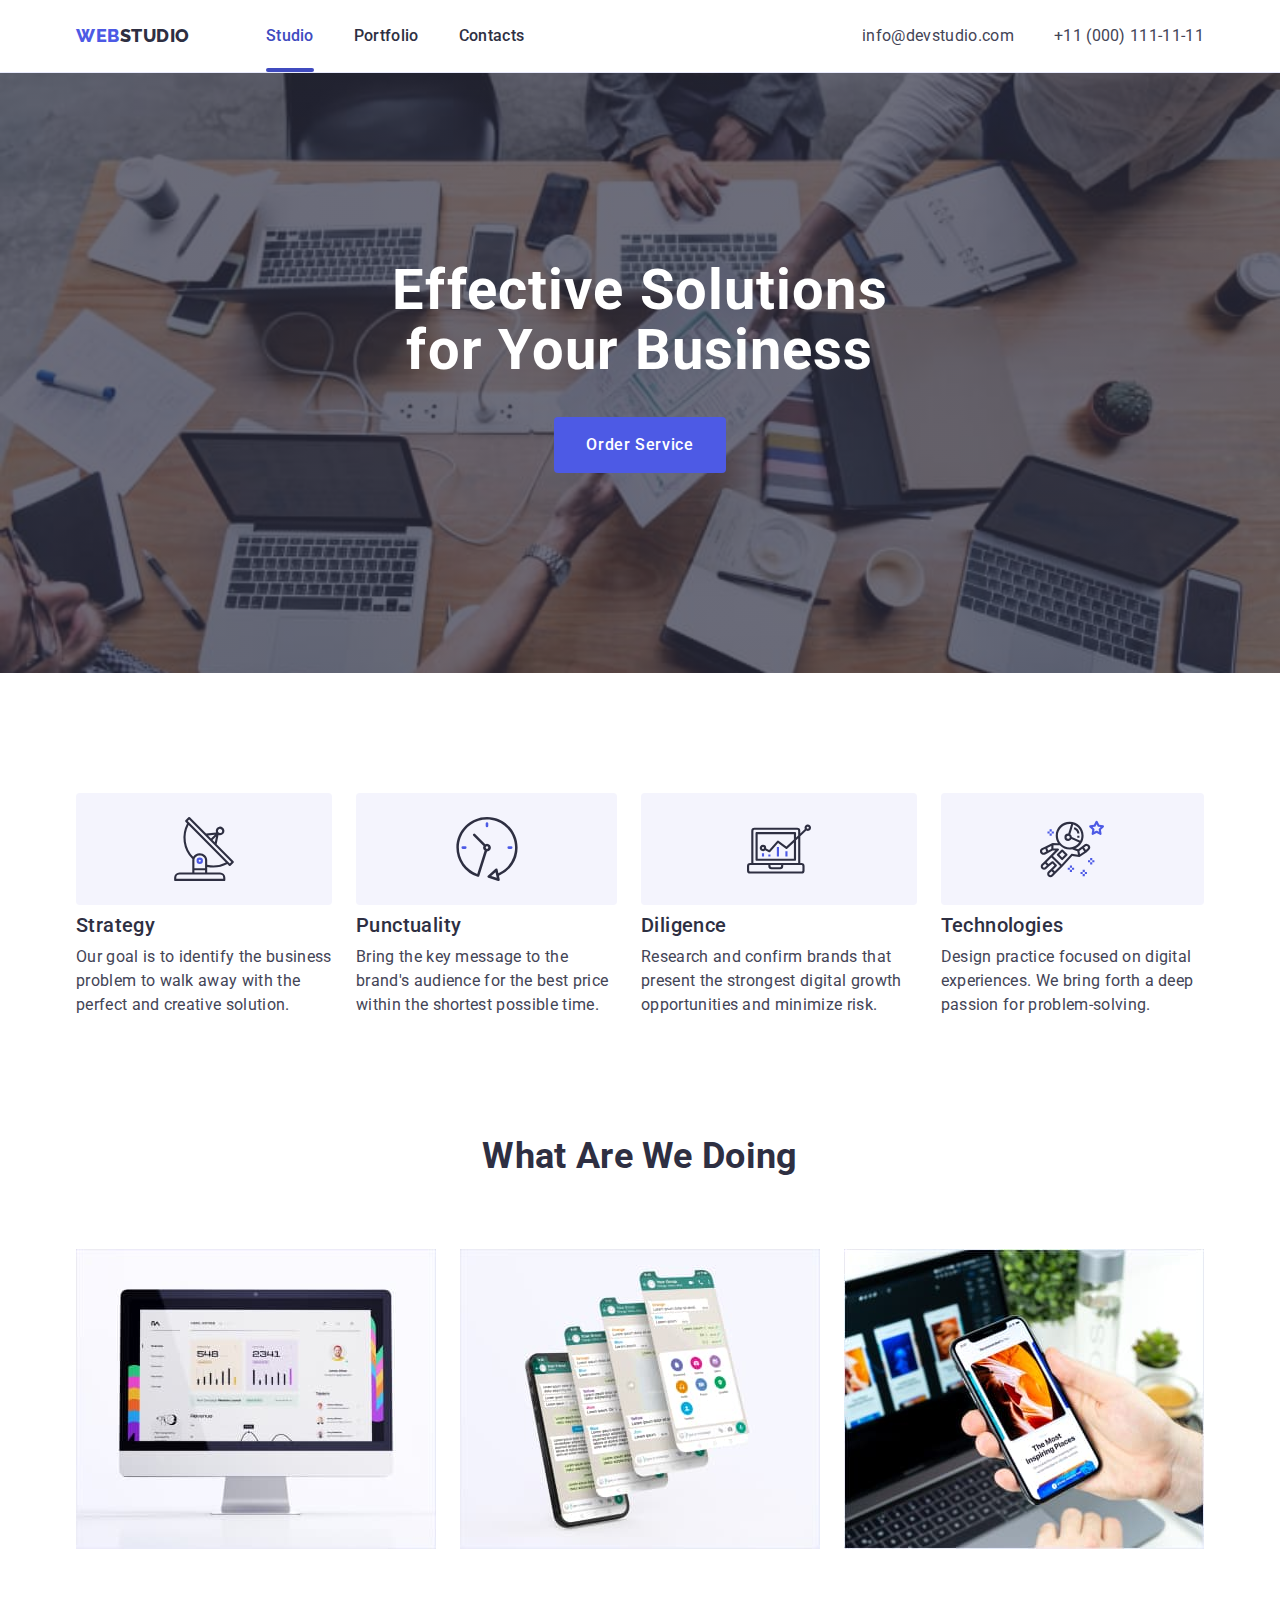
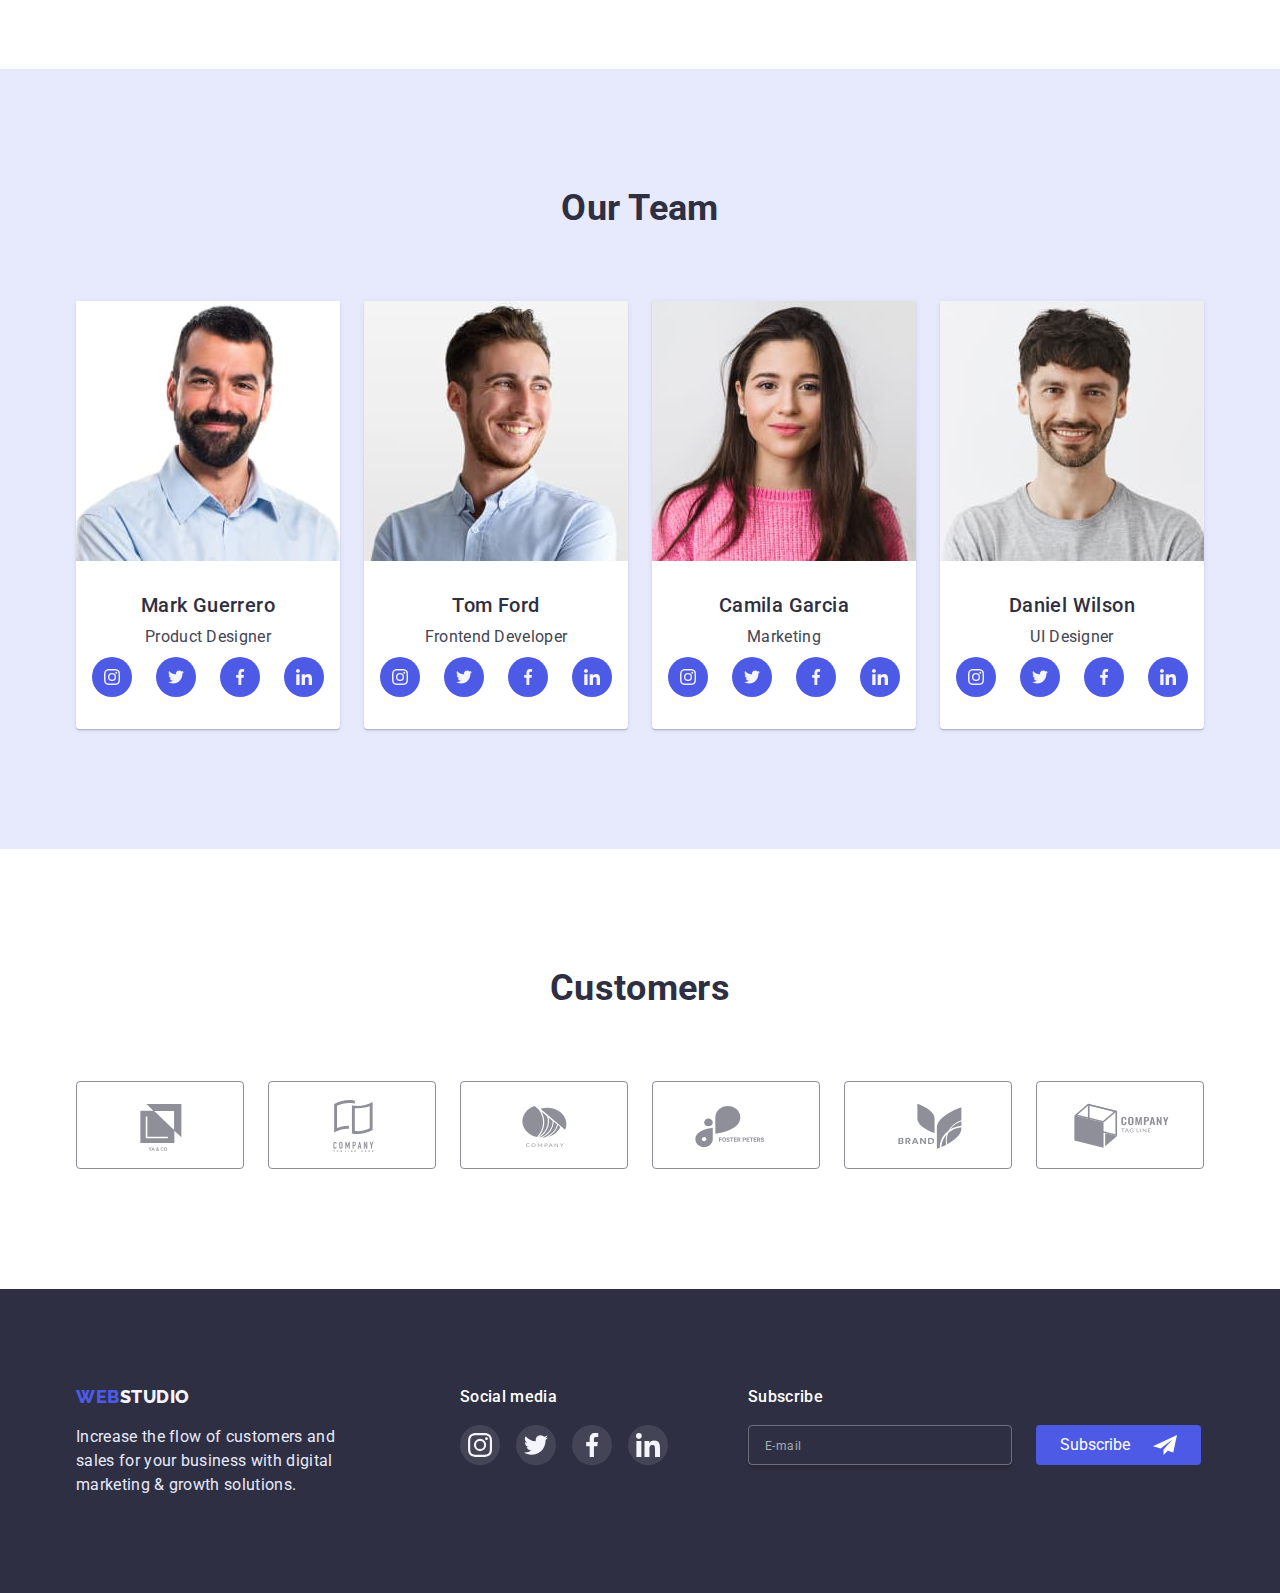
<file: index.html>
<!DOCTYPE html>
<html lang="en">
  <head>
    <meta charset="UTF-8" />
    <meta http-equiv="X-UA-Compatible" content="IE=edge" />
    <meta name="viewport" content="width=device-width, initial-scale=1.0" />
    <title>WebStudio</title>
    <link rel="preconnect" href="https://fonts.googleapis.com" />
    <link rel="preconnect" href="https://fonts.gstatic.com" crossorigin />
    <link
      href="https://fonts.googleapis.com/css2?family=Raleway:wght@800&family=Roboto:wght@400;500;700;900&display=swap"
      rel="stylesheet"
    />
    <link
      rel="stylesheet"
      href="https://cdnjs.cloudflare.com/ajax/libs/modern-normalize/1.1.0/modern-normalize.min.css"
    />
    <link rel="stylesheet" href="./css/styles.css" />
    <link rel="stylesheet" href="./css/mobile.css" />
    <link rel="stylesheet" href="./css/tablet.css" />
    <link rel="stylesheet" href="./css/desktop.css" />
  </head>
  <body>
    <header class="page-header">
      <div class="container head-list">
        <div class="mobile-header">
          <a href="./index.html" class="logo">
            <span class="logo-web">Web</span>Studio
          </a>
          <button type="button" class="btn-menu-burger js-open-menu">
            <svg
              class="btn-mobile"
              width="32"
              height="32"
              aria-label="Mobile menu switcher"
            >
              <use
                class="icon-burger"
                href="./images/icons.svg#menu-burger"
              ></use>
            </svg>
          </button>
        </div>
        <div class="changeble-menu">
          <nav class="head-nav">
            <ul class="site-nav list">
              <li class="chapter">
                <a href="./index.html" class="link current">Studio</a>
              </li>
              <li class="chapter">
                <a href="./portfolio.html" class="link">Portfolio</a>
              </li>
              <li class="chapter"><a href="" class="link">Contacts</a></li>
            </ul>
          </nav>
        </div>
        <div class="contact-address">
          <address class="head-address">
            <ul class="address-nav list">
              <li class="chapter">
                <a href="mailto:info@devstudio.com" class="ping"
                  >info@devstudio.com</a
                >
              </li>
              <li class="chapter telephone">
                <a href="tel:+110001111111" class="ping">+11 (000) 111-11-11</a>
              </li>
            </ul>
          </address>
        </div>
      </div>
    </header>

    <main>
      <section class="section hero">
        <div class="container">
          <h1 class="main-title">Effective Solutions for Your Business</h1>
          <button type="button" class="push" data-modal-open>
            Order Service
          </button>
        </div>
      </section>

      <section class="section odds">
        <div class="container">
          <h2 class="section-title visually-hidden">Our advantages</h2>
          <ul class="advantages list">
            <li class="chapter skill">
              <h3 class="section-item">Strategy</h3>
              <p class="item-description skills">
                Our goal is to identify the business problem to walk away with
                the perfect and creative solution.
              </p>
            </li>
            <li class="chapter skill">
              <h3 class="section-item">Punctuality</h3>
              <p class="item-description skills">
                Bring the key message to the brand's audience for the best price
                within the shortest possible time.
              </p>
            </li>
            <li class="chapter skill">
              <h3 class="section-item">Diligence</h3>
              <p class="item-description skills">
                Research and confirm brands that present the strongest digital
                growth opportunities and minimize risk.
              </p>
            </li>
            <li class="chapter skill">
              <h3 class="section-item">Technologies</h3>
              <p class="item-description skills">
                Design practice focused on digital experiences. We bring forth a
                deep passion for problem-solving.
              </p>
            </li>
          </ul>
        </div>
      </section>

      <section class="section work">
        <div class="container">
          <h2 class="section-title">What Are We Doing</h2>
          <ul class="work-nav list">
            <li class="chapter">
              <img
                srcset="./images/doing1-1x.jpg 1x, ./images/doing1-2x.jpg 2x"
                src="./images/doing1.jpg"
                alt="profile"
                width="360"
                height="300"
              />
            </li>
            <li class="chapter">
              <img
                srcset="./images/doing2-1x.jpg 1x, ./images/doing2-2x.jpg 2x"
                src="./images/doing2.jpg"
                alt="apps"
                width="360"
                height="300"
              />
            </li>
            <li class="chapter">
              <img
                srcset="./images/doing3-1x.jpg 1x, ./images/doing3-2x.jpg 2x"
                src="./images/doing3.jpg"
                alt="pictures"
                width="360"
                height="300"
              />
            </li>
          </ul>
        </div>
      </section>

      <section class="section tint">
        <div class="container">
          <h2 class="section-title">Our Team</h2>
          <ul class="team-nav list">
            <li class="chapter">
              <img
                srcset="./images/team1-1x.jpg 1x, ./images/team1-2x.jpg 2x"
                src="./images/team1.jpg"
                alt="Mark Guerrero"
                width="264"
                height="260"
              />
              <div class="team-name">
                <h3 class="section-item">Mark Guerrero</h3>
                <p class="item-description">Product Designer</p>
                <ul class="team-link">
                  <li class="team-social">
                    <a href="" class="btn-social">
                      <svg class="icon-team-social">
                        <use href="./images/icons.svg#icon-instagram"></use>
                      </svg>
                    </a>
                  </li>
                  <li class="team-social">
                    <a href="" class="btn-social">
                      <svg class="icon-team-social">
                        <use href="./images/icons.svg#icon-twitter"></use>
                      </svg>
                    </a>
                  </li>
                  <li class="team-social">
                    <a href="" class="btn-social">
                      <svg class="icon-team-social">
                        <use href="./images/icons.svg#icon-facebook"></use>
                      </svg>
                    </a>
                  </li>
                  <li class="team-social">
                    <a href="" class="btn-social">
                      <svg class="icon-team-social">
                        <use href="./images/icons.svg#icon-linkedin"></use>
                      </svg>
                    </a>
                  </li>
                </ul>
              </div>
            </li>
            <li class="chapter">
              <img
                srcset="./images/team2-1x.jpg 1x, ./images/team2-2x.jpg 2x"
                src="./images/team2.jpg"
                alt="Tom Ford"
                width="264"
                height="260"
              />
              <div class="team-name">
                <h3 class="section-item">Tom Ford</h3>
                <p class="item-description">Frontend Developer</p>
                <ul class="team-link">
                  <li class="team-social">
                    <a href="" class="btn-social">
                      <svg class="icon-team-social">
                        <use href="./images/icons.svg#icon-instagram"></use>
                      </svg>
                    </a>
                  </li>
                  <li class="team-social">
                    <a href="" class="btn-social">
                      <svg class="icon-team-social">
                        <use href="./images/icons.svg#icon-twitter"></use>
                      </svg>
                    </a>
                  </li>
                  <li class="team-social">
                    <a href="" class="btn-social">
                      <svg class="icon-team-social">
                        <use href="./images/icons.svg#icon-facebook"></use>
                      </svg>
                    </a>
                  </li>
                  <li class="team-social">
                    <a href="" class="btn-social">
                      <svg class="icon-team-social">
                        <use href="./images/icons.svg#icon-linkedin"></use>
                      </svg>
                    </a>
                  </li>
                </ul>
              </div>
            </li>
            <li class="chapter">
              <img
                srcset="./images/team3-1x.jpg 1x, ./images/team3-2x.jpg 2x"
                src="./images/team3.jpg"
                alt="Camila Garcia"
                width="264"
                height="260"
              />
              <div class="team-name">
                <h3 class="section-item">Camila Garcia</h3>
                <p class="item-description">Marketing</p>
                <ul class="team-link">
                  <li class="team-social">
                    <a href="" class="btn-social">
                      <svg class="icon-team-social">
                        <use href="./images/icons.svg#icon-instagram"></use>
                      </svg>
                    </a>
                  </li>
                  <li class="team-social">
                    <a href="" class="btn-social">
                      <svg class="icon-team-social">
                        <use href="./images/icons.svg#icon-twitter"></use>
                      </svg>
                    </a>
                  </li>
                  <li class="team-social">
                    <a href="" class="btn-social">
                      <svg class="icon-team-social">
                        <use href="./images/icons.svg#icon-facebook"></use>
                      </svg>
                    </a>
                  </li>
                  <li class="team-social">
                    <a href="" class="btn-social">
                      <svg class="icon-team-social">
                        <use href="./images/icons.svg#icon-linkedin"></use>
                      </svg>
                    </a>
                  </li>
                </ul>
              </div>
            </li>
            <li class="chapter">
              <img
                srcset="./images/team4-1x.jpg 1x, ./images/team4-2x.jpg 2x"
                src="./images/team4.jpg"
                alt="Daniel Wilson"
                width="264"
                height="260"
              />
              <div class="team-name">
                <h3 class="section-item">Daniel Wilson</h3>
                <p class="item-description">UI Designer</p>
                <ul class="team-link">
                  <li class="team-social">
                    <a href="" class="btn-social">
                      <svg class="icon-team-social">
                        <use href="./images/icons.svg#icon-instagram"></use>
                      </svg>
                    </a>
                  </li>
                  <li class="team-social">
                    <a href="" class="btn-social">
                      <svg class="icon-team-social">
                        <use href="./images/icons.svg#icon-twitter"></use>
                      </svg>
                    </a>
                  </li>
                  <li class="team-social">
                    <a href="" class="btn-social">
                      <svg class="icon-team-social">
                        <use href="./images/icons.svg#icon-facebook"></use>
                      </svg>
                    </a>
                  </li>
                  <li class="team-social">
                    <a href="" class="btn-social">
                      <svg class="icon-team-social">
                        <use href="./images/icons.svg#icon-linkedin"></use>
                      </svg>
                    </a>
                  </li>
                </ul>
              </div>
            </li>
          </ul>
        </div>
      </section>

      <section class="section customers">
        <div class="container">
          <h2 class="section-title">Customers</h2>
          <ul class="clients-list">
            <li class="client">
              <a href="" class="client-page">
                <svg class="client-icon" width="104" height="56">
                  <use href="./images/icons.svg#icon-customer1"></use>
                </svg>
              </a>
            </li>
            <li class="client">
              <a href="" class="client-page">
                <svg class="client-icon" width="104" height="56">
                  <use href="./images/icons.svg#icon-customer2"></use>
                </svg>
              </a>
            </li>
            <li class="client">
              <a href="" class="client-page">
                <svg class="client-icon" width="104" height="56">
                  <use href="./images/icons.svg#icon-customer3"></use>
                </svg>
              </a>
            </li>
            <li class="client">
              <a href="" class="client-page">
                <svg class="client-icon" width="104" height="56">
                  <use href="./images/icons.svg#icon-customer4"></use>
                </svg>
              </a>
            </li>
            <li class="client">
              <a href="" class="client-page">
                <svg class="client-icon" width="104" height="56">
                  <use href="./images/icons.svg#icon-customer5"></use>
                </svg>
              </a>
            </li>
            <li class="client">
              <a href="" class="client-page">
                <svg class="client-icon" width="104" height="56">
                  <use href="./images/icons.svg#icon-customer6"></use>
                </svg>
              </a>
            </li>
          </ul>
        </div>
      </section>
    </main>

    <footer class="section foot">
      <div class="container foot-info">
        <div class="foot-logo-end">
          <a href="./index.html" class="logo foot-part">
            <span class="logo-web">Web</span>Studio</a
          >
          <p class="item-description">
            Increase the flow of customers and sales for your business with
            digital marketing & growth solutions.
          </p>
        </div>

        <div class="foot-social-links">
          <p class="media">Social media</p>
          <ul class="social-list">
            <li class="social-item">
              <a href="" class="foot-link-back">
                <svg class="foot-link-sign" width="24px" height="24px">
                  <use href="./images/icons.svg#icon-instagram-footer"></use>
                </svg>
              </a>
            </li>
            <li class="social-item">
              <a href="" class="foot-link-back">
                <svg class="foot-link-sign" width="24px" height="24px">
                  <use href="./images/icons.svg#icon-twitter-footer"></use>
                </svg>
              </a>
            </li>
            <li class="social-item">
              <a href="" class="foot-link-back">
                <svg class="foot-link-sign" width="24px" height="24px">
                  <use href="./images/icons.svg#icon-facebook-footer"></use>
                </svg>
              </a>
            </li>
            <li class="social-item">
              <a href="" class="foot-link-back">
                <svg class="foot-link-sign" width="24px" height="24px">
                  <use href="./images/icons.svg#icon-linkedin-footer"></use>
                </svg>
              </a>
            </li>
          </ul>
        </div>

        <form class="subscribe-form" autocomplete="off">
          <p class="media">Subscribe</p>
          <div class="subscribe-field">
            <label class="subscribe-label">
              <input
                type="email"
                name="email"
                class="subscribe-input"
                placeholder="E-mail"
              />
            </label>
            <button type="submit" class="btn-subscribe">
              Subscribe
              <svg class="subscribe-icon" width="24" height="24">
                <use href="./images/icons.svg#logo-subscribe"></use>
              </svg>
            </button>
          </div>
        </form>
      </div>
    </footer>

    <!-- Modal -->
    <div class="backdrop is-hidden" data-modal>
      <div class="modal">
        <button type="button" class="modal-close" data-modal-close>
          <svg class="btn-modal" width="8" height="8">
            <use href="./images/icons.svg#icon-modal-btn-default"></use>
          </svg>
        </button>
        <form autocomplete="off">
          <b class="modal-topic"
            >Leave your contacts and we will call you back</b
          >
          <label class="modal-item">
            <span class="input-name">Name</span>
            <input type="text" name="name" />
            <span class="person-input">
              <svg class="input-icon" width="18" height="24">
                <use href="./images/icons.svg#modal-person"></use>
              </svg>
            </span>
          </label>

          <label class="modal-item">
            <span class="input-name">Phone</span>
            <input type="tel" name="tel" />
            <span class="person-input">
              <svg class="input-icon" width="18" height="24">
                <use href="./images/icons.svg#modal-phone"></use>
              </svg>
            </span>
          </label>

          <label class="modal-item">
            <span class="input-name">Email</span>
            <input type="email" name="email" autocomplete="on" />
            <span class="person-input">
              <svg class="input-icon" width="18" height="24">
                <use href="./images/icons.svg#modal-email"></use>
              </svg>
            </span>
          </label>

          <label class="modal-item comment">
            <span class="input-name">Comment</span>
            <textarea name="comment" placeholder="Text input"></textarea>
          </label>

          <label class="modal-policy">
            <input class="checkbox" type="checkbox" name="privacy policy" />
            <span class="logo-check">
              <svg class="check" width="10" height="8">
                <use href="./images/icons.svg#logo-check"></use>
              </svg>
            </span>
            I accept the terms and conditions of the
            <span>
              <a href="#">Privacy Policy</a>
            </span>
          </label>

          <button type="submit" class="btn-send">Send</button>
        </form>
      </div>
    </div>

    <!-- Mobile menu -->
    <div class="mobile-menu js-menu-container">
      <!-- Mobile menu's button close -->
      <div class="mobile-btn-close">
        <button type="button" class="btn-menu-close js-close-menu">
          <svg
            class="btn-cross"
            width="8"
            height="8"
            aria-label="Mobile menu switcher"
          >
            <use
              class="icon-cross"
              href="./images/icons.svg#close-mobile"
            ></use>
          </svg>
        </button>
      </div>

      <!-- Mobile menu's navigation -->
      <div class="mobile-navigation">
        <nav class="mob-nav">
          <ul class="mob-list list">
            <li class="chapter">
              <a href="./index.html" class="link current mob-menu-open"
                >Studio</a
              >
            </li>
            <li class="chapter">
              <a href="./portfolio.html" class="link">Portfolio</a>
            </li>
            <li class="chapter">
              <a href="" class="link">Contacts</a>
            </li>
          </ul>
        </nav>
      </div>

      <!-- Mobile menu's address & social -->
      <div class="mobile-social">
        <address class="menu-address">
          <ul class="address-mob list">
            <li class="chapter menu-mail">
              <a href="mailto:info@devstudio.com" class="ping-mob"
                >info@devstudio.com</a
              >
            </li>
            <li class="chapter menu-tel">
              <a href="tel:+110001111111" class="ping-mob mobil"
                >+11 (000) 111-11-11</a
              >
            </li>
          </ul>

          <ul class="mob-social-list">
            <li class="chapter-social">
              <a href="" class="mobile-link">
                <svg class="mob-social-icon" width="24" height="24">
                  <use href="./images/icons.svg#instagram-menu"></use>
                </svg>
              </a>
            </li>
            <li class="chapter-social">
              <a href="" class="mobile-link">
                <svg class="mob-social-icon" width="24" height="24">
                  <use href="./images/icons.svg#twitter-menu"></use>
                </svg>
              </a>
            </li>
            <li class="chapter-social">
              <a href="" class="mobile-link">
                <svg class="mob-social-icon" width="24" height="24">
                  <use href="./images/icons.svg#facebook-menu"></use>
                </svg>
              </a>
            </li>
            <li class="chapter-social">
              <a href="" class="mobile-link">
                <svg class="mob-social-icon" width="24" height="24">
                  <use href="./images/icons.svg#linkedin-menu"></use>
                </svg>
              </a>
            </li>
          </ul>
        </address>
      </div>
    </div>

    <script src="./js/modal.js"></script>
    <script src="./js/mobile-menu.js"></script>
  </body>
</html>
</file>
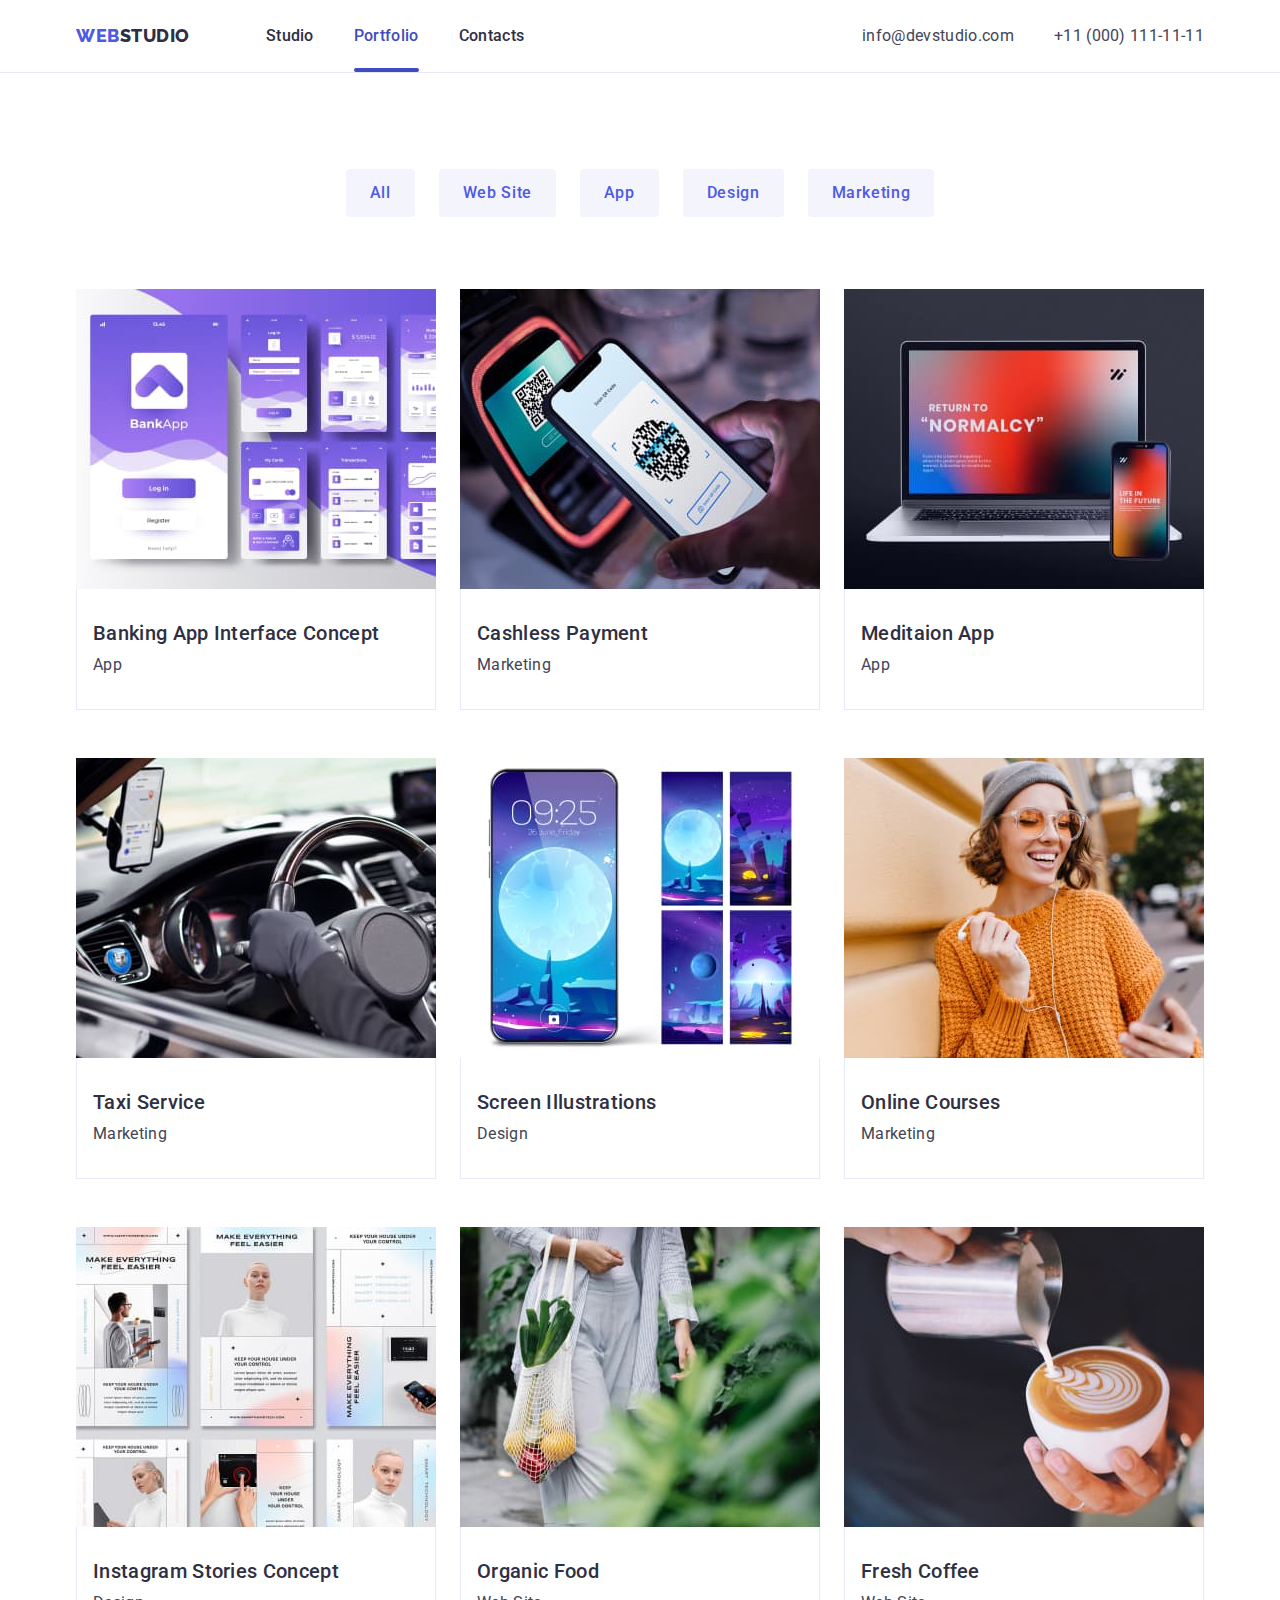
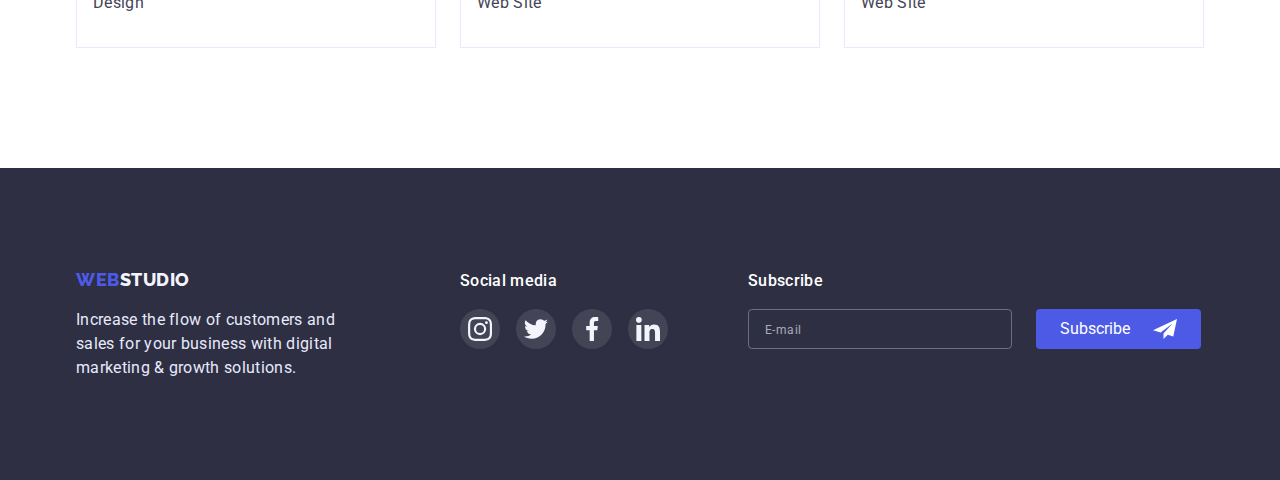
<file: portfolio.html>
<!DOCTYPE html>
<html lang="en">
  <head>
    <meta charset="UTF-8" />
    <meta http-equiv="X-UA-Compatible" content="IE=edge" />
    <meta name="viewport" content="width=device-width, initial-scale=1.0" />
    <title>Portfolio</title>
    <link rel="preconnect" href="https://fonts.googleapis.com" />
    <link rel="preconnect" href="https://fonts.gstatic.com" crossorigin />
    <link
      href="https://fonts.googleapis.com/css2?family=Raleway:wght@800&family=Roboto:wght@400;500;700;900&display=swap"
      rel="stylesheet"
    />
    <link
      rel="stylesheet"
      href="https://cdnjs.cloudflare.com/ajax/libs/modern-normalize/1.1.0/modern-normalize.min.css"
    />
    <link rel="stylesheet" href="./css/portfolio-styles.css" />
  </head>

  <body>
    <header class="page-header">
      <div class="container head-list">
        <nav class="head-nav">
          <a href="./index.html" class="logo">
            <span class="logo-web">Web</span>Studio</a
          >

          <ul class="site-nav list">
            <li class="chapter">
              <a href="./index.html" class="link">Studio</a>
            </li>
            <li class="chapter">
              <a href="./portfolio.html" class="link current">Portfolio</a>
            </li>
            <li class="chapter"><a href="" class="link">Contacts</a></li>
          </ul>
        </nav>
        <address class="head-address">
          <ul class="address-nav list">
            <li class="chapter">
              <a href="mailto:info@devstudio.com" class="ping"
                >info@devstudio.com</a
              >
            </li>
            <li class="chapter">
              <a href="tel:+110001111111" class="ping">+11 (000) 111-11-11</a>
            </li>
          </ul>
        </address>
      </div>
    </header>

    <main>
      <section class="section options">
        <div class="container">
          <h1 class="section-title visually-hidden">Examples of works</h1>
          <ul class="btn-list list">
            <li class="chapter">
              <button type="button" class="btn-push">All</button>
            </li>
            <li class="chapter">
              <button type="button" class="btn-push">Web Site</button>
            </li>
            <li class="chapter">
              <button type="button" class="btn-push">App</button>
            </li>
            <li class="chapter">
              <button type="button" class="btn-push">Design</button>
            </li>
            <li class="chapter">
              <button type="button" class="btn-push">Marketing</button>
            </li>
          </ul>

          <ul class="cards-nav list">
            <li class="chapter">
              <a href="#" class="galary">
                <div class="img-product">
                  <img
                    src="./images/banking-app-interface-oncept.jpg"
                    alt="Interface of banking app"
                    width="360"
                    height="300"
                  />
                  <div class="card-product">
                    <p class="card-text">
                      14 Stylish and User-Friendly App Design Concepts · Task
                      Manager App · Calorie Tracker App · Exotic Fruit Ecommerce
                      App · Cloud Storage App
                    </p>
                  </div>
                </div>
                <div class="card-name">
                  <h2 class="section-item">Banking App Interface Concept</h2>
                  <p class="item-description">App</p>
                </div>
              </a>
            </li>
            <li class="chapter">
              <a href="#" class="galary">
                <div class="img-product">
                  <img
                    src="./images/cashless-payment.jpg"
                    alt="Reading QR-code"
                    width="360"
                    height="300"
                  />
                  <div class="card-product">
                    <p class="card-text">
                      14 Stylish and User-Friendly App Design Concepts · Task
                      Manager App · Calorie Tracker App · Exotic Fruit Ecommerce
                      App · Cloud Storage App
                    </p>
                  </div>
                </div>
                <div class="card-name">
                  <h2 class="section-item">Cashless Payment</h2>
                  <p class="item-description">Marketing</p>
                </div>
              </a>
            </li>
            <li class="chapter">
              <a href="#" class="galary">
                <div class="img-product">
                  <img
                    src="./images/meditaion-app.jpg"
                    alt="Screens of notebook and smartphone"
                    width="360"
                    height="300"
                  />
                  <div class="card-product">
                    <p class="card-text">
                      14 Stylish and User-Friendly App Design Concepts · Task
                      Manager App · Calorie Tracker App · Exotic Fruit Ecommerce
                      App · Cloud Storage App
                    </p>
                  </div>
                </div>
                <div class="card-name">
                  <h2 class="section-item">Meditaion App</h2>
                  <p class="item-description">App</p>
                </div>
              </a>
            </li>
            <li class="chapter">
              <a href="#" class="galary">
                <div class="img-product">
                  <img
                    src="./images/taxi-service.jpg"
                    alt="Driver's hands on the steering wheel"
                    width="360"
                    height="300"
                  />
                  <div class="card-product">
                    <p class="card-text">
                      14 Stylish and User-Friendly App Design Concepts · Task
                      Manager App · Calorie Tracker App · Exotic Fruit Ecommerce
                      App · Cloud Storage App
                    </p>
                  </div>
                </div>
                <div class="card-name">
                  <h2 class="section-item">Taxi Service</h2>
                  <p class="item-description">Marketing</p>
                </div>
              </a>
            </li>
            <li class="chapter">
              <a href="#" class="galary">
                <div class="img-product">
                  <img
                    src="./images/screen-illustrations.jpg"
                    alt="Smartphon's wallpapers"
                    width="360"
                    height="300"
                  />
                  <div class="card-product">
                    <p class="card-text">
                      14 Stylish and User-Friendly App Design Concepts · Task
                      Manager App · Calorie Tracker App · Exotic Fruit Ecommerce
                      App · Cloud Storage App
                    </p>
                  </div>
                </div>
                <div class="card-name">
                  <h2 class="section-item">Screen Illustrations</h2>
                  <p class="item-description">Design</p>
                </div>
              </a>
            </li>
            <li class="chapter">
              <a href="#" class="galary">
                <div class="img-product">
                  <img
                    src="./images/online-courses.jpg"
                    alt="Woman whith headphones"
                    width="360"
                    height="300"
                  />
                  <div class="card-product">
                    <p class="card-text">
                      14 Stylish and User-Friendly App Design Concepts · Task
                      Manager App · Calorie Tracker App · Exotic Fruit Ecommerce
                      App · Cloud Storage App
                    </p>
                  </div>
                </div>
                <div class="card-name">
                  <h2 class="section-item">Online Courses</h2>
                  <p class="item-description">Marketing</p>
                </div>
              </a>
            </li>
            <li class="chapter">
              <a href="#" class="galary">
                <div class="img-product">
                  <img
                    src="./images/instagram-stories-concept.jpg"
                    alt="Instagram stories options"
                    width="360"
                    height="300"
                  />
                  <div class="card-product">
                    <p class="card-text">
                      14 Stylish and User-Friendly App Design Concepts · Task
                      Manager App · Calorie Tracker App · Exotic Fruit Ecommerce
                      App · Cloud Storage App
                    </p>
                  </div>
                </div>
                <div class="card-name">
                  <h2 class="section-item">Instagram Stories Concept</h2>
                  <p class="item-description">Design</p>
                </div>
              </a>
            </li>
            <li class="chapter">
              <a href="#" class="galary">
                <div class="img-product">
                  <img
                    src="./images/organic-food.jpg"
                    alt="Women with a bag of vegetables"
                    width="360"
                    height="300"
                  />
                  <div class="card-product">
                    <p class="card-text">
                      14 Stylish and User-Friendly App Design Concepts · Task
                      Manager App · Calorie Tracker App · Exotic Fruit Ecommerce
                      App · Cloud Storage App
                    </p>
                  </div>
                </div>
                <div class="card-name">
                  <h2 class="section-item">Organic Food</h2>
                  <p class="item-description">Web Site</p>
                </div>
              </a>
            </li>
            <li class="chapter">
              <a href="#" class="galary">
                <div class="img-product">
                  <img
                    src="./images/fresh-coffee.jpg"
                    alt="Milk in coffee"
                    width="360"
                    height="300"
                  />
                  <div class="card-product">
                    <p class="card-text">
                      14 Stylish and User-Friendly App Design Concepts · Task
                      Manager App · Calorie Tracker App · Exotic Fruit Ecommerce
                      App · Cloud Storage App
                    </p>
                  </div>
                </div>
                <div class="card-name">
                  <h2 class="section-item">Fresh Coffee</h2>
                  <p class="item-description">Web Site</p>
                </div>
              </a>
            </li>
          </ul>
        </div>
      </section>
    </main>

    <footer class="section foot">
      <div class="container foot-info">
        <div class="foot-logo-end">
          <a href="./index.html" class="logo foot-part">
            <span class="logo-web">Web</span>Studio</a
          >
          <p class="item-description">
            Increase the flow of customers and sales for your business with
            digital marketing & growth solutions.
          </p>
        </div>

        <div class="foot-social-links">
          <h2 class="media">Social media</h2>
          <ul class="social-list">
            <li class="social-item">
              <a href="" class="foot-link-back">
                <svg class="foot-link-sign" width="24px" height="24px">
                  <use href="./images/icons.svg#icon-instagram-footer"></use>
                </svg>
              </a>
            </li>
            <li class="social-item">
              <a href="" class="foot-link-back">
                <svg class="foot-link-sign" width="24px" height="24px">
                  <use href="./images/icons.svg#icon-twitter-footer"></use>
                </svg>
              </a>
            </li>
            <li class="social-item">
              <a href="" class="foot-link-back">
                <svg class="foot-link-sign" width="24px" height="24px">
                  <use href="./images/icons.svg#icon-facebook-footer"></use>
                </svg>
              </a>
            </li>
            <li class="social-item">
              <a href="" class="foot-link-back">
                <svg class="foot-link-sign" width="24px" height="24px">
                  <use href="./images/icons.svg#icon-linkedin-footer"></use>
                </svg>
              </a>
            </li>
          </ul>
        </div>

        <form class="subscribe-form" autocomplete="off">
          <p class="media">Subscribe</p>
          <div class="subscribe-field">
            <label class="subscribe-label">
              <input
                type="email"
                name="email"
                class="subscribe-input"
                placeholder="E-mail"
              />
            </label>
            <button type="submit" class="btn-subscribe">
              Subscribe
              <svg class="subscribe-icon" width="24" height="24">
                <use href="./images/icons.svg#logo-subscribe"></use>
              </svg>
            </button>
          </div>
        </form>
      </div>
    </footer>
  </body>
</html>
</file>
<file: css/styles.css>
:root {
  --primary-background-color: #ffffff;
  --secondary-background-color: #2e2f42;
  --hero-text-color: #ffffff;
  --header-background-color: #e7e9fc;
  --footer-text-color: #e7e9fc;
  --main-text-color: #434456;
  --title-text-color: #2e2f42;
  --accent-color: #404bbf;
  --logo-part-color: #4d5ae5;
  --footer-logo-part: #f4f4fd;
  --footer-social-hover: #31d0aa;
  --custumer-logo-color: #8e8f99;
  --modal-bg-color: #fcfcfc;
  --modal-btn-color: #000000;
  --modal-policy-color: #757575;
  --modal-text-color: #8e8f99;

  --animation-function: cubic-bezier(0.4, 0, 0.2, 1);
  --animation-duration: 250ms;
}

/* Body */

body {
  scroll-behavior: smooth;
}

body {
  margin: 0;
  padding: 0;
  background-color: var(--primary-background-color);
  color: var(--main-text-color);

  font-family: "Roboto", sans-serif;
  letter-spacing: 0.02em;
  font-size: 16px;
  line-height: 1.5;
}

.list {
  list-style: none;
  margin: 0;
}

ul {
  padding: 0;
}

img {
  display: block;
}

.container {
  width: 100%;
  margin: 0 auto;
  padding-left: 15px;
  padding-right: 15px;
}

.item-description {
  margin: 0;
}

.section-title,
.section-item {
  color: var(--title-text-color);
}

.section-title {
  margin-top: 0;
  margin-bottom: 72px;
  font-weight: 700;
  font-size: 36px;
  line-height: 1.11;
  text-align: center;
}

.section-item {
  margin-top: 0;
  margin-right: auto;
  margin-bottom: 8px;

  font-weight: 500;
  font-size: 20px;
  line-height: 1.2;
  letter-spacing: 0.02em;
}

/* Visually hidden */

.visually-hidden {
  position: absolute;
  width: 1px;
  height: 1px;
  margin: -1px;
  border: 0;
  padding: 0;

  white-space: nowrap;
  clip-path: inset(100%);
  clip: rect(0 0 0 0);
  overflow: hidden;
}

/* header */

.page-header {
  padding: 24px 0;
  border-bottom: 1px solid var(--header-background-color);
}

.logo {
  color: var(--title-text-color);

  font-family: "Raleway", sans-serif;
  font-weight: 800;
  font-size: 18px;
  line-height: 1.33;
  letter-spacing: 0.03em;
  text-transform: uppercase;
  text-decoration-line: none;
}

.logo-web {
  color: var(--logo-part-color);
}

.btn-menu-burger {
  display: inline-flex;
  margin: 0;
  padding: 0;
  background-color: transparent;
  border: none;
}

.btn-menu-burger .btn-mobile:focus,
.btn-menu-burger .btn-mobile:hover {
  fill: var(--accent-color);
}

/* Mobile menu */

.mobile-menu {
  position: fixed;

  transform: scaleY(0);
  transition: transform var(--animation-duration) var(--animation-function);

  z-index: 100;
  pointer-events: none;
  transform-origin: bottom;

  display: flex;
  flex-direction: column;
  top: 0;
  left: 0;
  width: 100vw;
  height: 100vh;
  padding-top: 80px;
  padding-left: 40px;
  padding-bottom: 40px;
  background-color: var(--hero-text-color);
  box-shadow: 0px 2px 1px rgba(46, 47, 66, 0.08),
    0px 1px 1px rgba(46, 47, 66, 0.16), 0px 1px 6px rgba(46, 47, 66, 0.08);
}

.mobile-menu.is-open {
  transform: scaleY(1);
  transform-origin: top;

  transition: transform 800ms var(--animation-function);
  pointer-events: all;
}

.mobile-menu.is-open .link.mob-menu-open {
  color: var(--accent-color);
}

.mobile-menu .mobile-social {
  margin-top: auto;
}

.btn-menu-close {
  position: absolute;
  top: 24px;
  right: 24px;
  display: inline-flex;
  align-items: center;
  justify-content: center;
  width: 24px;
  height: 24px;
  border: 1px solid rgba(0, 0, 0, 0.1);
  border-radius: 50%;
  background-color: var(--header-background-color);
}

.btn-menu-close:focus,
.btn-menu-close:hover {
  background-color: var(--accent-color);
  fill: var(--hero-text-color);
}

.mob-nav .link {
  transition: color var(--animation-duration) var(--animation-function);

  display: block;

  color: var(--title-text-color);

  font-weight: 700;
  font-size: 36px;
  line-height: 1.11;
  letter-spacing: 0.02em;
  text-decoration-line: none;
}

.mob-nav .link:hover,
.mob-nav .link:focus {
  color: var(--accent-color);
}

.address-mob {
  display: flex;
  flex-direction: column-reverse;
}

.address-mob .ping-mob {
  display: block;
}

.address-mob .ping-mob:hover,
.address-mob .ping-mob:focus {
  color: var(--accent-color);
}

.ping-mob {
  transition: color var(--animation-duration) var(--animation-function);

  color: var(--main-text-color);

  font-style: normal;
  font-weight: 500;
  font-size: 20px;
  line-height: 1.2;
  letter-spacing: 0.02em;

  text-decoration-line: none;
}

.ping-mob.mobil {
  font-weight: 700;
  font-size: 36px;
  line-height: 1.11;
  letter-spacing: 0.02em;

  color: var(--logo-part-color);
}

.menu-address {
  margin-top: auto;
}

/* Mobile menu's social */

.mob-social-list {
  display: flex;
  margin: 0;
  padding: 0;
}

.chapter-social {
  list-style: none;
  width: 40px;
  height: 40px;
}

.chapter-social:not(:last-child) {
  margin-right: 56px;
}

.chapter-social .mobile-link {
  display: flex;
  align-items: center;
  justify-content: center;
  width: 100%;
  height: 100%;
  border-radius: 50%;
  border: none;
  background-color: var(--logo-part-color);
}

.chapter-social .mobile-link:focus,
.chapter-social .mobile-link:hover {
  background-color: var(--accent-color);
}

/* main hero */

.section.hero {
  padding-top: 112px;
  padding-bottom: 112px;
  max-width: 100%;
  height: 432px;
  margin-left: auto;
  margin-right: auto;
  background-image: linear-gradient(
      to right,
      rgba(46, 47, 66, 0.7),
      rgba(46, 47, 66, 0.7)
    ),
    url(../images/people-office.jpg);
  background-color: var(--secondary-background-color);
  background-repeat: no-repeat;
  background-position: center;
  background-size: cover;
}

.hero .container {
  text-align: center;
}

.container .main-title {
  margin: 0 auto 72px;
  text-align: center;

  color: var(--hero-text-color);
  max-width: 320px;

  font-weight: 700;
  font-size: 36px;
  line-height: 1.11;
  letter-spacing: 0.02em;
}

.push {
  transition: background-color var(--animation-duration)
    var(--animation-function);

  border-radius: 4px;
  margin: 0;
  padding: 16px 32px;
  min-width: 169px;
  border: none;

  background-color: var(--logo-part-color);
  color: var(--hero-text-color);
  cursor: pointer;

  font-family: inherit;
  font-weight: 500;
  font-size: 16px;
  line-height: 1.5;
  text-align: center;
  letter-spacing: 0.04em;
}

.push:hover,
.push:focus {
  background-color: var(--accent-color);
}

/* Modal */

.backdrop {
  transition: opacity 250ms var(--animation-duration);
  position: fixed;
  top: 0;
  left: 0;
  right: 0;
  bottom: 0;
  background: rgba(46, 47, 66, 0.4);

  opacity: 1;
  overflow-y: scroll;
}

.backdrop.is-hidden {
  opacity: 0;
  pointer-events: none;
}

.backdrop.is-hidden .modal {
  transform: translate(-50%, -50%) scale(0.2, 0.2);
  opacity: 0;
}

.modal {
  position: absolute;
  top: 50%;
  left: 50%;
  transform: translate(-50%, -50%) rotate(0) scale(1, 1);
  transition: transform 800ms var(--animation-function),
    box-shadow var(--animation-duration) var(--animation-function),
    opacity 250ms var(--animation-function);
  opacity: 1;

  width: 392px;
  min-height: 586px;
  padding: 72px 24px 24px;
  background-color: var(--modal-bg-color);
  box-shadow: 0px 1px 1px rgba(0, 0, 0, 0.14), 0px 1px 3px rgba(0, 0, 0, 0.12),
    0px 2px 1px rgba(0, 0, 0, 0.2);
  border-radius: 4px;
}

.modal-close {
  position: absolute;
  transition: background-color var(--animation-duration)
    var(--animation-function);

  display: flex;
  top: 24px;
  right: 24px;
  align-items: center;
  justify-content: center;

  cursor: pointer;
  width: 24px;
  height: 24px;
  border-radius: 50%;
  border: 1px solid rgba(0, 0, 0, 0.1);
  background-color: var(--header-background-color);
}

.btn-modal {
  transition: fill var(--animation-duration) var(--animation-function);
  fill: currentColor;
}

.modal-close:hover,
.modal-close:focus {
  border-color: var(--accent-color);
  background-color: var(--accent-color);
}

.modal-close:hover .btn-modal,
.modal-close:focus .btn-modal {
  fill: var(--hero-text-color);
}

/* Modal input */

form {
  display: flex;
  flex-direction: column;
}

.modal-topic {
  margin: 0 0 16px;
  font-weight: 500;
  text-align: center;
}

.modal-item {
  position: relative;
  margin-bottom: 8px;
}

.modal-item.comment {
  margin-bottom: 16px;
}

.input-name {
  display: block;

  font-weight: 400;
  font-size: 12px;
  line-height: 1.17;
  letter-spacing: 0.01em;
  color: var(--modal-text-color);

  margin-bottom: 4px;
}

.modal-item input {
  transition: border var(--animation-duration) var(--animation-function),
    fill var(--animation-duration) var(--animation-function);

  width: 100%;
  min-height: 40px;
  padding: 8px 16px;
  padding-left: 38px;
  margin: 0;

  font-weight: 400;
  font-size: 12px;
  line-height: 16px;
  letter-spacing: 0.04em;

  border: 1px solid rgba(33, 33, 33, 0.2);
  border-radius: 4px;
}

.modal-item input:focus,
textarea:focus {
  outline: none;
  border: 1px solid var(--accent-color);
}

.modal-item input:focus + .person-input > .input-icon {
  fill: var(--accent-color);
}

.person-input {
  width: 18px;
  height: 24px;
  position: absolute;
  bottom: 8px;
  left: 16px;
}

.modal-policy {
  font-weight: 400;
  font-size: 12px;
  line-height: 1.33;
  letter-spacing: 0.04em;

  margin-bottom: 24px;
  color: var(--modal-policy-color);
}

.checkbox:checked + .logo-check {
  background-color: var(--accent-color);
  border-color: var(--accent-color);
}

.checkbox:checked + .logo-check .check {
  fill: var(--footer-logo-part);
}

textarea {
  transition: border-color var(--animation-duration) var(--animation-function);

  resize: none;
  width: 100%;
  min-height: 120px;
  padding: 8px 16px;
  border: 1px solid rgba(33, 33, 33, 0.2);
  border-radius: 4px;
}

::placeholder {
  font-weight: 400;
  font-size: 12px;
  line-height: 16px;
  letter-spacing: 0.04em;

  color: rgba(117, 117, 117, 0.5);
}

.checkbox {
  -webkit-appearance: none;
  -moz-appearance: none;
  appearance: none;

  position: absolute;
}

.logo-check {
  transition: background-color var(--animation-duration)
      var(--animation-function),
    border-color var(--animation-duration) var(--animation-function),
    fill var(--animation-duration) var(--animation-function);
  display: inline-flex;
  align-items: center;
  justify-content: center;

  width: 16px;
  height: 16px;
  border: 1.25px solid var(--secondary-background-color);
  border-radius: 2px;
  margin-right: 8px;
}

.check {
  fill: transparent;
}

.btn-send {
  transition: background-color var(--animation-duration)
    var(--animation-function);

  display: inline-block;
  min-width: 169px;
  height: 56px;
  margin: 0 auto 0 auto;
  padding: 16px 32px;
  font-family: inherit;
  font-weight: 500;
  font-size: 16px;
  line-height: 1.5;
  text-align: center;
  cursor: pointer;
  background-color: var(--logo-part-color);
  box-shadow: 0px 4px 4px rgba(0, 0, 0, 0.15);
  border-radius: 4px;
  border: none;
  color: #ffffff;
}

.btn-send:hover,
.btn-send:focus {
  background-color: var(--accent-color);
}

/* Advantages */

.section.odds {
  padding-top: 96px;
  padding-bottom: 96px;
}

/* Works */

.section.work {
  padding-bottom: 120px;
}

.work-nav.list {
  display: flex;
}

.work-nav .chapter:not(:last-child) {
  margin-right: 24px;
}

.section.work {
  display: none;
}

/* Team */

.section.tint {
  padding: 96px 0;
  margin-left: auto;
  margin-right: auto;
}

.tint {
  background-color: var(--header-background-color);
}

.team-nav .chapter {
  background-color: var(--primary-background-color);
  box-shadow: 0px 1px 6px rgba(46, 47, 66, 0.08),
    0px 1px 1px rgba(46, 47, 66, 0.16), 0px 2px 1px rgba(46, 47, 66, 0.08);
  border-radius: 0 0 4px 4px;

  width: 264px;
}

.team-name {
  padding: 32px 16px;
  text-align: center;
}

.team-name .item-description {
  margin-bottom: 8px;
}

.team-link {
  display: flex;
  list-style: none;
}

.team-social:not(:last-child) {
  margin-right: 24px;
}

.btn-social {
  transition: background-color var(--animation-duration)
    var(--animation-function);

  display: flex;
  justify-content: center;
  align-items: center;
  width: 40px;
  height: 40px;
  background-color: var(--logo-part-color);
  border-radius: 50%;
}

.btn-social:hover,
.btn-social:focus {
  background-color: var(--accent-color);
}

.icon-team-social {
  width: 16px;
  height: 16px;
  fill: var(--footer-logo-part);
}

/* Customers */

.section.customers {
  padding: 96px 0;
}

.clients-list {
  display: flex;
  flex-wrap: wrap;
  list-style: none;
  margin: 0;
}

.client-page {
  transition: border var(--animation-duration) var(--animation-function);

  display: flex;
  justify-content: center;
  align-items: center;

  width: 100%;
  height: 100%;
  border: 1px solid var(--custumer-logo-color);
  border-radius: 4px;
}

.client {
  margin-right: 16px;
  margin-bottom: 72px;
  width: calc((100% - 16px) / 2);
  height: 88px;
}

.client-icon {
  transition: fill var(--animation-duration) var(--animation-function);
  fill: var(--custumer-logo-color);
}

.client-page:hover,
.client-page:focus {
  border: 1px solid var(--accent-color);
}

.client-page:hover .client-icon,
.client-page:focus .client-icon {
  fill: var(--accent-color);
}

/* footer */

footer {
  background-color: var(--secondary-background-color);
  color: var(--footer-text-color);
}

.section.foot {
  margin-left: auto;
  margin-right: auto;
  padding-top: 96px;
  padding-bottom: 96px;
}

.foot-logo-end {
  margin: 0 auto 72px;
}

.foot-part {
  color: var(--footer-logo-part);
}

.foot .item-description {
  max-width: 264px;
}

.logo.foot-part {
  display: block;
  margin-bottom: 16px;
  text-align: center;
}

.media {
  margin: 0 auto 16px;
  font-weight: 500;
  font-size: 16px;
  line-height: 1.5;
  letter-spacing: 0.02em;

  color: var(--hero-text-color);
}

.social-list {
  display: flex;
  margin: 0;
  text-align: center;
  list-style: none;
}

.social-item:not(:last-child) {
  margin-right: 16px;
}

.foot-link-back {
  transition: background-color var(--animation-duration)
    var(--animation-function);

  display: flex;
  justify-content: center;
  align-items: center;
  border-radius: 50%;
  width: 40px;
  height: 40px;
  background-color: rgba(255, 255, 255, 0.1);
}

.foot-link-back:hover,
.foot-link-back:focus {
  background-color: var(--footer-social-hover);
}

.foot-info {
  display: flex;
}

.foot-social-links {
  margin-left: auto;
  margin-right: auto;
  margin-bottom: 72px;
}

.foot-social-links .media {
  text-align: center;
}

.subscribe-field {
  display: flex;
}

.subscribe-label input {
  transition: border var(--animation-duration) var(--animation-function);

  width: 100%;
  height: 40px;
  padding: 8px 16px;
  border: 1px solid rgba(255, 255, 255, 0.3);
  box-shadow: 0px 4px 4px rgba(0, 0, 0, 0.15);
  border-radius: 4px;
  background-color: transparent;
  color: var(--footer-logo-part);
}

.subscribe-label input:focus {
  outline: none;
  border: 1px solid var(--accent-color);
}

.subscribe-input::placeholder {
  font-size: 12px;
  line-height: 2;
  letter-spacing: 0.04em;

  color: rgba(255, 255, 255, 0.6);
}

.btn-subscribe {
  display: flex;
  padding: 8px 24px;
  min-width: 165px;
  height: 40px;
  margin-left: auto;
  margin-right: auto;
  color: var(--hero-text-color);
  background-color: var(--logo-part-color);
  border: transparent;
  border-radius: 4px;
  align-items: center;
  justify-content: space-between;
  cursor: pointer;
}

.btn-subscribe:hover,
.btn-subscribe:focus {
  background-color: var(--accent-color);
}
</file>
<file: css/mobile.css>
@media screen and (max-width: 479px) {
  .modal {
    width: calc(100% - (15px * 2));
  }

  .ping-mob.mobil {
    font-size: 26px;
  }

  .modal-policy {
    font-size: 8px;
    letter-spacing: 0.02em;
  }

  .chapter-social:not(:last-child) {
    margin-right: 28px;
  }

  .container {
    max-width: 428px;
  }
}

@media screen and (min-width: 480px) {
  .container {
    width: 428px;
  }
}

@media screen and (max-width: 767px) {
  .changeble-menu,
  .contact-address {
    display: none;
  }

  .mob-list .chapter:not(:last-child) {
    margin-bottom: 40px;
  }

  .mobile-header {
    display: flex;
    align-items: center;
    justify-content: space-between;
  }

  /* Mobile menu */

  .chapter.menu-mail {
    margin-bottom: 48px;
  }

  .chapter.menu-tel {
    margin-bottom: 40px;
  }

  /* Team */

  .team-nav .chapter:not(:last-child) {
    margin-bottom: 72px;
  }

  .team-nav .chapter {
    margin-left: auto;
    margin-right: auto;
  }

  /* Customers */

  .client:nth-child(2n) {
    margin-right: 0;
  }

  .client:nth-last-child(-n + 2) {
    margin-bottom: 0;
  }

  /* Footer */

  .foot-info {
    flex-direction: column;
  }

  .subscribe-label {
    margin-bottom: 16px;
  }

  .subscribe-field {
    flex-direction: column;
  }
}

@media screen and (max-width: 1199px) {
  .skill:not(:last-child) {
    margin-bottom: 72px;
  }

  .advantages .section-item {
    font-weight: 700;
    font-size: 36px;
    line-height: 1.11;
    letter-spacing: 0.02em;
    text-align: center;
  }
}
@media screen and (min-width: 768px) {
  .advantages .section-item {
    text-align: start;
  }
}
</file>
<file: css/tablet.css>
@media screen and (min-width: 768px) {
  .container {
    width: 768px;
  }

  .page-header {
    padding-top: 0;
    padding-bottom: 0;
  }

  /* Header */

  .btn-menu-burger {
    display: none;
  }

  .changeble-menu {
    margin-left: 120px;
  }

  .mobile-menu {
    display: none;
  }

  .site-nav .link.current {
    position: relative;
    color: var(--accent-color);
  }

  .site-nav .link::after,
  .site-nav .link::after {
    content: "";
    position: absolute;
    left: 0;
    bottom: 0;
    display: block;
    width: 100%;
    height: 4px;
    background-color: var(--accent-color);
    border-radius: 2px;

    transform: scale(0, 0);
    transition: transform var(--animation-duration) var(--animation-function)
      100ms;
  }

  .site-nav .link.current::after {
    content: "";
    position: absolute;
    left: 0;
    bottom: 0;
    display: block;
    width: 100%;
    height: 4px;
    background-color: var(--accent-color);
    border-radius: 2px;

    transform: scale(1);
  }

  .site-nav .link {
    position: relative;
    transition: color var(--animation-duration) var(--animation-function);

    display: block;
    padding-top: 24px;
    padding-bottom: 24px;

    color: var(--title-text-color);

    font-weight: 500;
    font-size: 16px;
    line-height: 1.5;
    text-decoration-line: none;
  }

  .site-nav .link:hover,
  .site-nav .link:focus {
    color: var(--accent-color);
  }

  .site-nav {
    display: flex;
  }

  .site-nav .chapter:not(:last-child) {
    margin-right: 40px;
  }

  .ping {
    transition: color var(--animation-duration) va(--animation-function);

    color: var(--main-text-color);

    font-style: normal;
    font-size: 16px;
    line-height: 1.5;
    text-decoration-line: none;
  }

  .address-nav .ping:hover,
  .address-nav .ping:focus {
    color: var(--accent-color);
  }

  .address-nav {
    display: flex;
    flex-direction: column;
  }

  .container.head-list {
    display: flex;
    align-items: center;
  }

  .contact-address {
    margin-left: auto;
  }

  /* Main HERO-section */

  .section.hero {
    max-width: 100%;
    height: 436px;
  }

  .container .main-title {
    margin: 0 auto 36px;
    max-width: 496px;
    font-weight: 700;
    font-size: 56px;
    line-height: 1.07;
  }

  /* Modal */

  .modal {
    width: 408px;
    min-height: 586px;
  }

  /* Advantages */

  .advantages.list {
    display: flex;
  }

  /* Team */

  .team-nav.list {
    display: flex;
    text-align: center;
  }

  /* Customers */

  .client {
    margin-right: 24px;
  }

  /* Footer */

  .logo.foot-part {
    text-align: start;
  }

  .foot-social-links .media {
    text-align: start;
  }

  .foot-social-links {
    margin: 0 auto 72px 0;
  }

  .media {
    margin-left: 0;
  }

  .subscribe-label {
    margin-right: 24px;
  }

  .cards-nav.list {
    display: flex;
    flex-wrap: wrap;
  }
}

@media screen and (min-width: 768px) and (max-width: 1199px) {
  /* Header */

  .chapter.telephone {
    margin-top: 12px;
  }

  /* Advantages */

  .advantages.list {
    flex-wrap: wrap;
  }

  .advantages .chapter {
    max-width: calc((100% - 24px) / 2);
  }

  .advantages .chapter + .chapter:not(:nth-child(2n + 1)) {
    margin-left: 24px;
  }

  .chapter.skill:nth-last-child(-n + 2) {
    margin-bottom: 0;
  }

  /* Team */

  .team-nav.list {
    flex-wrap: wrap;
  }

  .team-nav .chapter + .chapter:not(:nth-child(2n + 1)) {
    margin-left: 24px;
    margin-right: auto;
  }

  .team-nav .chapter:not(:nth-last-child(-n + 2)) {
    margin-bottom: 64px;
  }

  .team-nav .chapter:nth-last-child(-n + 2) {
    margin-bottom: 0;
  }

  .team-nav .chapter:nth-child(2n + 1) {
    margin-right: 0;
    margin-left: auto;
  }

  /* Customers */

  .clients-list {
    max-width: 552px;
    margin-right: auto;
    margin-left: auto;
  }

  .client {
    width: calc((100% - 24px * 2) / 3);
  }

  .client:nth-child(3n) {
    margin-right: 0;
  }

  .client:nth-last-child(-n + 3) {
    margin-bottom: 0;
  }

  /* Footer */

  .foot-info {
    flex-wrap: wrap;
  }

  .foot-logo-end {
    margin: 0 24px 72px 0;
  }

  .subscribe-label input {
    min-width: 264px;
  }

  .subscribe-form {
    margin-right: auto;
  }

  .container.foot-info {
    max-width: calc(552px + (15px * 2));
    margin-right: auto;
    margin-left: auto;
  }
}
/* Background image */

@media (min-device-pixel-ratio: 1),
  (-webkit-min-device-pixel-ratio: 1),
  (-o-min-device-pixel-ratio: 1/1),
  (min-resolution: 96dpi),
  (min-resolution: 1dppx) {
  .section.hero {
    background-image: linear-gradient(
        to right,
        rgba(46, 47, 66, 0.7),
        rgba(46, 47, 66, 0.7)
      ),
      url(../images/hero-tablet-1x.jpg);
    background-color: var(--secondary-background-color);
  }
}

@media (min-device-pixel-ratio: 2),
  (-webkit-min-device-pixel-ratio: 2),
  (-o-min-device-pixel-ratio: 2/1),
  (min-resolution: 192dpi),
  (min-resolution: 2dppx) {
  .section.hero {
    background-image: linear-gradient(
        to right,
        rgba(46, 47, 66, 0.7),
        rgba(46, 47, 66, 0.7)
      ),
      url(../images/hero-tablet-2x.jpg);
    background-color: var(--secondary-background-color);
  }
}
</file>
<file: css/desktop.css>
@media screen and (min-width: 1200px) {
	.container {
		width: 1158px;
	}

	/* Header */

	.changeble-menu {
		margin-left: 76px;
	}

	.address-nav {
		flex-direction: row;
	}

	.address-nav .chapter:last-child {
		margin-left: 40px;
	}

	/* Main HERO-section */

	.section.hero {
		padding-top: 188px;
		padding-bottom: 188px;
		max-width: 1440px;
		height: 600px;
	}

	/* Advantages */

	.section.odds {
		padding-top: 120px;
		padding-bottom: 120px;
	}

	.advantages .chapter:not(:last-child) {
		margin-right: 24px;
	}

	.advantages .chapter {
		width: calc((100%-24px * 3) / 4);
	}

	.advantages .chapter::before {
		content: "";
		display: block;
		height: 112px;
		margin-bottom: 8px;
		background-color: var(--footer-logo-part);
		border-radius: 4px;
		background-repeat: no-repeat;
		background-position: center;
	}

	.advantages .chapter:nth-child(1)::before {
		background-image: url(../images/antenna.svg);
	}

	.advantages .chapter:nth-child(2)::before {
		background-image: url(../images/clock.svg);
	}

	.advantages .chapter:nth-child(3)::before {
		background-image: url(../images/diagram.svg);
	}

	.advantages .chapter:nth-child(4)::before {
		background-image: url(../images/astronaut.svg);
	}

	/* Works */

	.section.work {
		display: block;
	}

	/* Team */

	.section.tint {
		max-width: 1440px;
		padding-top: 120px;
		padding-bottom: 120px;
	}

	.team-nav .chapter:not(:last-child) {
		margin-right: 24px;
	}

	/* Customers */

	.section.customers {
		padding: 120px 0;
	}

	.client {
		margin-bottom: 0;
		width: calc((100% - (24px * 5)) / 6);
	}

	.client:last-child {
		margin-right: 0;
	}

	/* Footer */

	.foot-logo-end {
		margin: 0 120px 0 0;
	}

	.foot-social-links {
		margin: 0 80px 0 0;
	}

	.subscribe-label input {
		min-width: 264px;
	}
}
</file>
<file: css/portfolio-styles.css>
:root {
  --primary-background-color: #ffffff;
  --secondary-background-color: #2e2f42;
  --hero-text-color: #ffffff;
  --header-background-color: #e7e9fc;
  --footer-text-color: #e7e9fc;
  --main-text-color: #434456;
  --title-text-color: #2e2f42;
  --accent-color: #404bbf;
  --logo-part-color: #4d5ae5;
  --footer-logo-part: #f4f4fd;
  --footer-social-hover: #31d0aa;
  --custumer-logo-color: #8e8f99;
  --modal-bg-color: #fcfcfc;
  --modal-btn-color: #000000;
  --modal-policy-color: #757575;
  --modal-text-color: #8e8f99;

  --animation-function: cubic-bezier(0.4, 0, 0.2, 1);
  --animation-duration: 250ms;
}

/* Modal */

.backdrop {
  transition: opacity 250ms var(--animation-duration);
  position: fixed;
  top: 0;
  left: 0;
  right: 0;
  bottom: 0;
  background: rgba(46, 47, 66, 0.4);

  opacity: 1;
}

.backdrop.is-hidden {
  opacity: 0;
  pointer-events: none;
}

.backdrop.is-hidden .modal {
  transform: translate(-50%, -50%) rotate(180deg) scale(0.2, 0.2);
  opacity: 0;
}

.modal {
  position: absolute;
  top: 50%;
  left: 50%;
  transform: translate(-50%, -50%) rotate(0) scale(1, 1);
  transition: transform 800ms var(--animation-function),
    box-shadow var(--animation-duration) var(--animation-function),
    opacity 250ms var(--animation-function);
  opacity: 1;

  width: 408px;
  height: 584px;
  padding: 72px 24px 24px;
  background-color: var(--modal-bg-color);
  box-shadow: 0px 1px 1px rgba(0, 0, 0, 0.14), 0px 1px 3px rgba(0, 0, 0, 0.12),
    0px 2px 1px rgba(0, 0, 0, 0.2);
  border-radius: 4px;
}

.modal-close {
  position: absolute;
  transition: background-color var(--animation-duration)
    var(--animation-function);

  display: flex;
  top: 24px;
  right: 24px;
  align-items: center;
  justify-content: center;

  cursor: pointer;
  width: 24px;
  height: 24px;
  border-radius: 50%;
  border: 1px solid rgba(0, 0, 0, 0.1);
  background-color: var(--header-background-color);
}

.btn-modal {
  transition: fill var(--animation-duration) var(--animation-function);
  fill: currentColor;
}

.modal-close:hover,
.modal-close:focus {
  border-color: var(--accent-color);
  background-color: var(--accent-color);
}

.modal-close:hover .btn-modal,
.modal-close:focus .btn-modal {
  fill: var(--hero-text-color);
}

/* Modal input */

form {
  display: flex;
  flex-direction: column;
}

.modal-topic {
  margin: 0 0 16px;
  font-weight: 500;
  text-align: center;
}

.modal-item {
  position: relative;
  margin-bottom: 8px;
}

.modal-item.comment {
  margin-bottom: 16px;
}

.input-name {
  display: block;

  font-weight: 400;
  font-size: 12px;
  line-height: 1.17;
  letter-spacing: 0.01em;
  color: var(--modal-text-color);

  margin-bottom: 4px;
}

.modal-item input {
  transition: border var(--animation-duration) var(--animation-function),
    fill var(--animation-duration) var(--animation-function);

  width: 100%;
  min-height: 40px;
  padding: 8px 16px;
  padding-left: 38px;
  margin: 0;

  font-weight: 400;
  font-size: 12px;
  line-height: 16px;
  letter-spacing: 0.04em;

  border: 1px solid rgba(33, 33, 33, 0.2);
  border-radius: 4px;
}

.modal-item input:focus,
textarea:focus {
  outline: none;
  border: 1px solid var(--accent-color);
}

.modal-item input:focus + .person-input > .input-icon {
  fill: var(--accent-color);
}

.person-input {
  width: 18px;
  height: 24px;
  position: absolute;
  bottom: 8px;
  left: 16px;
}

.modal-policy {
  font-weight: 400;
  font-size: 12px;
  line-height: 1.33;
  letter-spacing: 0.04em;

  margin-bottom: 24px;
  color: var(--modal-policy-color);
}

.checkbox:checked + .logo-check {
  background-color: var(--accent-color);
  border-color: var(--accent-color);
}

.checkbox:checked + .logo-check .check {
  fill: var(--footer-logo-part);
}

textarea {
  transition: border var(--animation-duration) var(--animation-function);

  resize: none;
  width: 100%;
  min-height: 120px;
  padding: 8px 16px;
  border: 1px solid rgba(33, 33, 33, 0.2);
  border-radius: 4px;
}

::placeholder {
  font-weight: 400;
  font-size: 12px;
  line-height: 16px;
  letter-spacing: 0.04em;

  color: rgba(117, 117, 117, 0.5);
}

.checkbox {
  -webkit-appearance: none;
  -moz-appearance: none;
  appearance: none;

  position: absolute;
}

.logo-check {
  transition: background-color var(--animation-duration)
      var(--animation-function),
    border-color var(--animation-duration) var(--animation-function),
    fill var(--animation-duration) var(--animation-function);
  display: inline-block;
  text-align: center;

  width: 16px;
  height: 16px;
  border: 1.25px solid var(--secondary-background-color);
  border-radius: 2px;
  margin-right: 8px;
}

.check {
  fill: transparent;
}

.btn-send {
  transition: background-color var(--animation-duration)
    var(--animation-function);

  display: inline-block;
  min-width: 169px;
  height: 56px;
  margin: 0 auto 0 auto;
  padding: 16px 32px;
  font-family: inherit;
  font-weight: 500;
  font-size: 16px;
  line-height: 1.5;
  text-align: center;
  cursor: pointer;
  background-color: var(--logo-part-color);
  box-shadow: 0px 4px 4px rgba(0, 0, 0, 0.15);
  border-radius: 4px;
  border: none;
  color: #ffffff;
}

.btn-send:hover,
.btn-send:focus {
  background-color: var(--accent-color);
}

/* body */

body {
  margin: 0;
  background-color: var(--primary-background-color);
  color: var(--main-text-color);

  font-family: "Roboto", sans-serif;
  letter-spacing: 0.02em;
  font-size: 16px;
  line-height: 1.5;
}

.container {
  width: 1158px;
  margin: 0 auto;
  padding-left: 15px;
  padding-right: 15px;
}

.list {
  list-style: none;
  margin: 0;
}

/* header */

.page-header {
  border-bottom: 1px solid var(--header-background-color);
}

.logo {
  margin-right: 76px;
  color: var(--title-text-color);

  font-family: "Raleway", sans-serif;
  font-weight: 800;
  font-size: 18px;
  line-height: 1.33;
  letter-spacing: 0.03em;
  text-transform: uppercase;
  text-decoration-line: none;
}

.logo-web {
  color: var(--logo-part-color);
}

.site-nav .link.current {
  position: relative;
  color: var(--accent-color);
}

.site-nav .link::after,
.site-nav .link::after {
  content: "";
  position: absolute;
  left: 0;
  bottom: 0;
  display: block;
  width: 100%;
  height: 4px;
  background-color: var(--accent-color);
  border-radius: 2px;

  transform: scale(0, 0);
  transition: transform var(--animation-duration) var(--animation-function)
    100ms;
}

.site-nav .link:hover::after,
.site-nav .link:focus::after {
  transform: scale(1, 1);
}

.site-nav .link.current::after {
  content: "";
  position: absolute;
  left: 0;
  bottom: 0;
  display: block;
  width: 100%;
  height: 4px;
  background-color: var(--accent-color);
  border-radius: 2px;

  transform: scale(1);
}

.site-nav .link {
  position: relative;
  transition: color var(--animation-duration) var(--animation-function);

  display: block;
  padding-top: 24px;
  padding-bottom: 24px;

  color: var(--title-text-color);

  font-weight: 500;
  font-size: 16px;
  line-height: 1.5;
  text-decoration-line: none;
}
.site-nav .link:hover,
.site-nav .link:focus {
  color: var(--accent-color);
}

.site-nav {
  display: flex;
}

.site-nav .chapter:not(:last-child) {
  margin-right: 40px;
}

.ping {
  transition: color var(--animation-duration) var(--animation-function);

  color: var(--main-text-color);

  font-style: normal;
  font-size: 16px;
  line-height: 1.5;
  text-decoration-line: none;
}

.address-nav .ping:hover,
.address-nav .ping:focus {
  color: var(--accent-color);
}

.address-nav {
  display: flex;
}

.address-nav .chapter + .chapter {
  margin-left: 40px;
}

.address-nav .ping {
  display: block;
}

.head-nav {
  display: flex;
  align-items: center;
  justify-content: flex-start;
}

.container.head-list {
  display: flex;
  align-items: center;
  justify-content: space-between;
}

/* main hero */

.section.hero {
  padding-top: 188px;
  padding-bottom: 188px;
  max-width: 1440px;
  height: 600px;
  margin-left: auto;
  margin-right: auto;
  background-image: linear-gradient(
      to right,
      rgba(46, 47, 66, 0.7),
      rgba(46, 47, 66, 0.7)
    ),
    url(../images/people-office.jpg);
  background-color: var(--secondary-background-color);
  background-repeat: no-repeat;
  background-position: center;
  background-size: cover;
}

.hero .container {
  text-align: center;
}

.container .main-title {
  margin: 0 auto 48px;
  text-align: center;

  color: var(--hero-text-color);
  width: 496px;

  font-weight: 700;
  font-size: 56px;
  line-height: 1.07;
  letter-spacing: 0.02em;
}

.push {
  transition: background-color var(--animation-duration)
    var(--animation-function);

  border-radius: 4px;
  margin: 0;
  padding: 16px 32px;
  min-width: 169px;
  border: none;

  background-color: var(--logo-part-color);
  color: var(--hero-text-color);
  cursor: pointer;

  font-family: inherit;
  font-weight: 500;
  font-size: 16px;
  line-height: 1.5;
  text-align: center;
  letter-spacing: 0.04em;
}

.push:hover,
.push:focus {
  background-color: var(--accent-color);
}

/* main */

img {
  display: block;
}

ul {
  padding: 0;
}

.section.work {
  padding-bottom: 120px;
}

.item-description {
  margin: 0;
}

.tint {
  background-color: var(--header-background-color);
}

.section-title,
.section-item {
  color: var(--title-text-color);
}

.section-title {
  margin-top: 0;
  margin-bottom: 72px;
  font-weight: 700;
  font-size: 36px;
  line-height: 1.11;
  text-align: center;
}

.section-item {
  margin-top: 0;
  margin-right: auto;
  margin-bottom: 8px;

  font-weight: 500;
  font-size: 20px;
  line-height: 1.2;
}

/* Advantages */

.section.odds {
  padding-top: 120px;
  padding-bottom: 120px;
}

.advantages.list {
  display: flex;
}

.advantages .chapter:not(:last-child) {
  margin-right: 24px;
}

.advantages .chapter {
  width: calc((100%-24px * 3) / 4);
}

.advantages .chapter::before {
  content: "";
  display: block;
  height: 112px;
  margin-bottom: 8px;
  background-color: var(--footer-logo-part);
  border-radius: 4px;
  background-repeat: no-repeat;
  background-position: center;
}

.advantages .chapter:nth-child(1)::before {
  background-image: url(../images/antenna.svg);
}

.advantages .chapter:nth-child(2)::before {
  background-image: url(../images/clock.svg);
}

.advantages .chapter:nth-child(3)::before {
  background-image: url(../images/diagram.svg);
}

.advantages .chapter:nth-child(4)::before {
  background-image: url(../images/astronaut.svg);
}

/* Work */

.work-nav.list {
  display: flex;
}

.work-nav .chapter:not(:last-child) {
  margin-right: 24px;
}

/* Team */

.section.tint {
  max-width: 1440px;
  margin-left: auto;
  margin-right: auto;
  padding-top: 120px;
  padding-bottom: 120px;
}

.team-nav .chapter {
  background-color: var(--primary-background-color);
  box-shadow: 0px 1px 6px rgba(46, 47, 66, 0.08),
    0px 1px 1px rgba(46, 47, 66, 0.16), 0px 2px 1px rgba(46, 47, 66, 0.08);
  border-radius: 0 0 4px 4px;
}

.team-nav.list {
  display: flex;
  text-align: center;
}

.team-nav .chapter:not(:last-child) {
  margin-right: 24px;
}

.team-name {
  padding: 32px 16px;
  text-align: center;
}

.team-name .item-description {
  margin-bottom: 8px;
}

.team-link {
  display: flex;
  list-style: none;
}

.team-social:not(:last-child) {
  margin-right: 24px;
}

.btn-social {
  transition: background-color var(--animation-duration)
    var(--animation-function);

  display: flex;
  justify-content: center;
  align-items: center;
  width: 40px;
  height: 40px;
  background-color: var(--logo-part-color);
  border-radius: 50%;
}

.btn-social:hover,
.btn-social:focus {
  background-color: var(--accent-color);
}

.icon-team-social {
  width: 16px;
  height: 16px;
  fill: var(--footer-logo-part);
}

/* Customers */

.section.customers {
  padding-top: 130px;
  padding-bottom: 120px;
}

.clients-list {
  display: flex;
  list-style: none;
}

.client:not(:last-child) {
  margin-right: 24px;
}

.client-page {
  transition: border var(--animation-duration) var(--animation-function);

  display: flex;
  justify-content: center;
  align-items: center;
  width: 168px;
  height: 88px;
  border: 1px solid var(--custumer-logo-color);
  border-radius: 4px;
}

.client-page:not(:last-child) {
  margin-right: 24px;
}

.client-icon {
  transition: fill var(--animation-duration) var(--animation-function);
  fill: var(--custumer-logo-color);
}

.client-page:hover,
.client-page:focus {
  border: 1px solid var(--accent-color);
}
.client-page:hover .client-icon,
.client-page:focus .client-icon {
  fill: var(--accent-color);
}

.clients-list {
  margin-top: 0;
  margin-bottom: 0;
}

/* footer */

footer {
  background-color: var(--secondary-background-color);
  color: var(--footer-text-color);
}

.section.foot {
  max-width: 1440px;
  margin-left: auto;
  margin-right: auto;
  padding-top: 100px;
  padding-bottom: 100px;
}

.foot-logo-end {
  margin-right: 120px;
}

.foot-part {
  color: var(--footer-logo-part);
}

.foot .item-description {
  width: 264px;
}

.logo.foot-part {
  display: block;
  margin: 0 0 16px;
}

.media {
  margin: 0 auto 16px 0;
  font-weight: 500;
  font-size: 16px;
  line-height: 1.5;
  letter-spacing: 0.02em;

  color: var(--hero-text-color);
}

.social-list {
  display: flex;
  margin: 0;
  text-align: center;
  list-style: none;
}

.social-item:not(:last-child) {
  margin-right: 16px;
}

.foot-link-back {
  transition: background-color var(--animation-duration)
    var(--animation-function);

  display: flex;
  justify-content: center;
  align-items: center;
  border-radius: 50%;
  width: 40px;
  height: 40px;
  background-color: rgba(255, 255, 255, 0.1);
}

.foot-link-back:hover,
.foot-link-back:focus {
  background-color: var(--footer-social-hover);
}

.foot-info {
  display: flex;
  align-items: baseline;
}

.foot-social-links {
  margin-right: 80px;
}

.subscribe-field {
  display: flex;
}

.subscribe-label {
  margin-right: 24px;
}

.subscribe-label input {
  transition: border var(--animation-duration) var(--animation-function);

  min-width: 264px;
  min-height: 40px;
  padding: 8px 16px;
  border: 1px solid rgba(255, 255, 255, 0.3);
  box-shadow: drop-shadow(0px 4px 4px rgba(0, 0, 0, 0.15));
  border-radius: 4px;
  background-color: transparent;
  color: var(--footer-logo-part);
}

.subscribe-label input:focus {
  outline: none;
  border: 1px solid var(--accent-color);
}

.subscribe-input::placeholder {
  font-size: 12px;
  line-height: 2;
  letter-spacing: 0.04em;

  color: rgba(255, 255, 255, 0.6);
}

.btn-subscribe {
  display: flex;
  padding: 8px 24px;
  min-width: 165px;
  height: 40px;
  color: var(--hero-text-color);
  background-color: var(--logo-part-color);
  border: transparent;
  border-radius: 4px;
  align-items: center;
  justify-content: space-between;
  cursor: pointer;
}

.btn-subscribe:hover,
.btn-subscribe:focus {
  background-color: var(--accent-color);
}

/* Portfolio */

.section.options {
  padding-top: 96px;
  padding-bottom: 120px;
}

.btn-list {
  margin-bottom: 72px;
}

/* Portfolio's buttons */

.btn-push {
  transition: background-color var(--animation-duration)
      var(--animation-function),
    color var(--animation-duration) var(--animation-function),
    box-shadow var(--animation-duration) var(--animation-function);

  border-radius: 4px;
  padding: 12px 24px;
  min-width: 69px;
  border: transparent;

  background-color: var(--footer-logo-part);
  color: var(--logo-part-color);
  cursor: pointer;

  font-family: inherit;
  font-weight: 500;
  font-size: 16px;
  line-height: 1.5;
  text-align: center;
  letter-spacing: 0.04em;
}

.btn-push:hover,
.btn-push:focus {
  background-color: var(--accent-color);
  color: var(--hero-text-color);
  box-shadow: 0px 3px 1px rgba(0, 0, 0, 0.1), 0px 2px 1px rgba(0, 0, 0, 0.08),
    0px 2px 2px rgba(0, 0, 0, 0.12);
}

.btn-list.list {
  display: flex;
  justify-content: center;
}

.btn-list .chapter:not(:last-child) {
  margin-right: 24px;
}

/* Portfolio's cards */

.cards-nav.list {
  display: flex;
  flex-wrap: wrap;
}

img {
  display: block;
}
.cards-nav .chapter {
  margin-right: 24px;
  margin-bottom: 48px;

  width: calc((100% - (24px * 2)) / 3);
}

.cards-nav .chapter:nth-child(3n) {
  margin-right: 0;
}

.cards-nav .chapter:nth-last-child(-n + 3) {
  margin-bottom: 0;
}

.card-name {
  padding: 32px 16px;
  margin: 0;

  border: 1px solid var(--header-background-color);
  border-top: none;
}

/* Portfolio's galary */

.galary {
  transition: box-shadow var(--animation-duration) var(--animation-function);
  display: block;
  color: var(--main-text-color);

  text-decoration-line: none;
}

.chapter .galary:hover,
.chapter .galary:focus {
  box-shadow: 0px 1px 6px rgba(46, 47, 66, 0.08),
    0px 1px 1px rgba(46, 47, 66, 0.16), 0px 2px 1px rgba(46, 47, 66, 0.08);
}

.img-product {
  position: relative;
  overflow: hidden;
}

.card-text {
  margin-top: 0;
  margin-bottom: auto;
}

.chapter .galary:hover .card-product,
.chapter .galary:focus .card-product {
  transform: translateY(0);
}

.card-product {
  position: absolute;
  top: 0;
  left: 0;
  transform: translateY(100%);
  transition: transform var(--animation-duration) var(--animation-function);

  width: 360px;
  height: 300px;
  padding: 40px 32px;

  background-color: rgba(77, 90, 229, 0.8);
  color: var(--footer-logo-part);
}

/* Visually hidden */

.visually-hidden {
  position: absolute;
  width: 1px;
  height: 1px;
  margin: -1px;
  border: 0;
  padding: 0;

  white-space: nowrap;
  clip-path: inset(100%);
  clip: rect(0 0 0 0);
  overflow: hidden;
}
</file>
